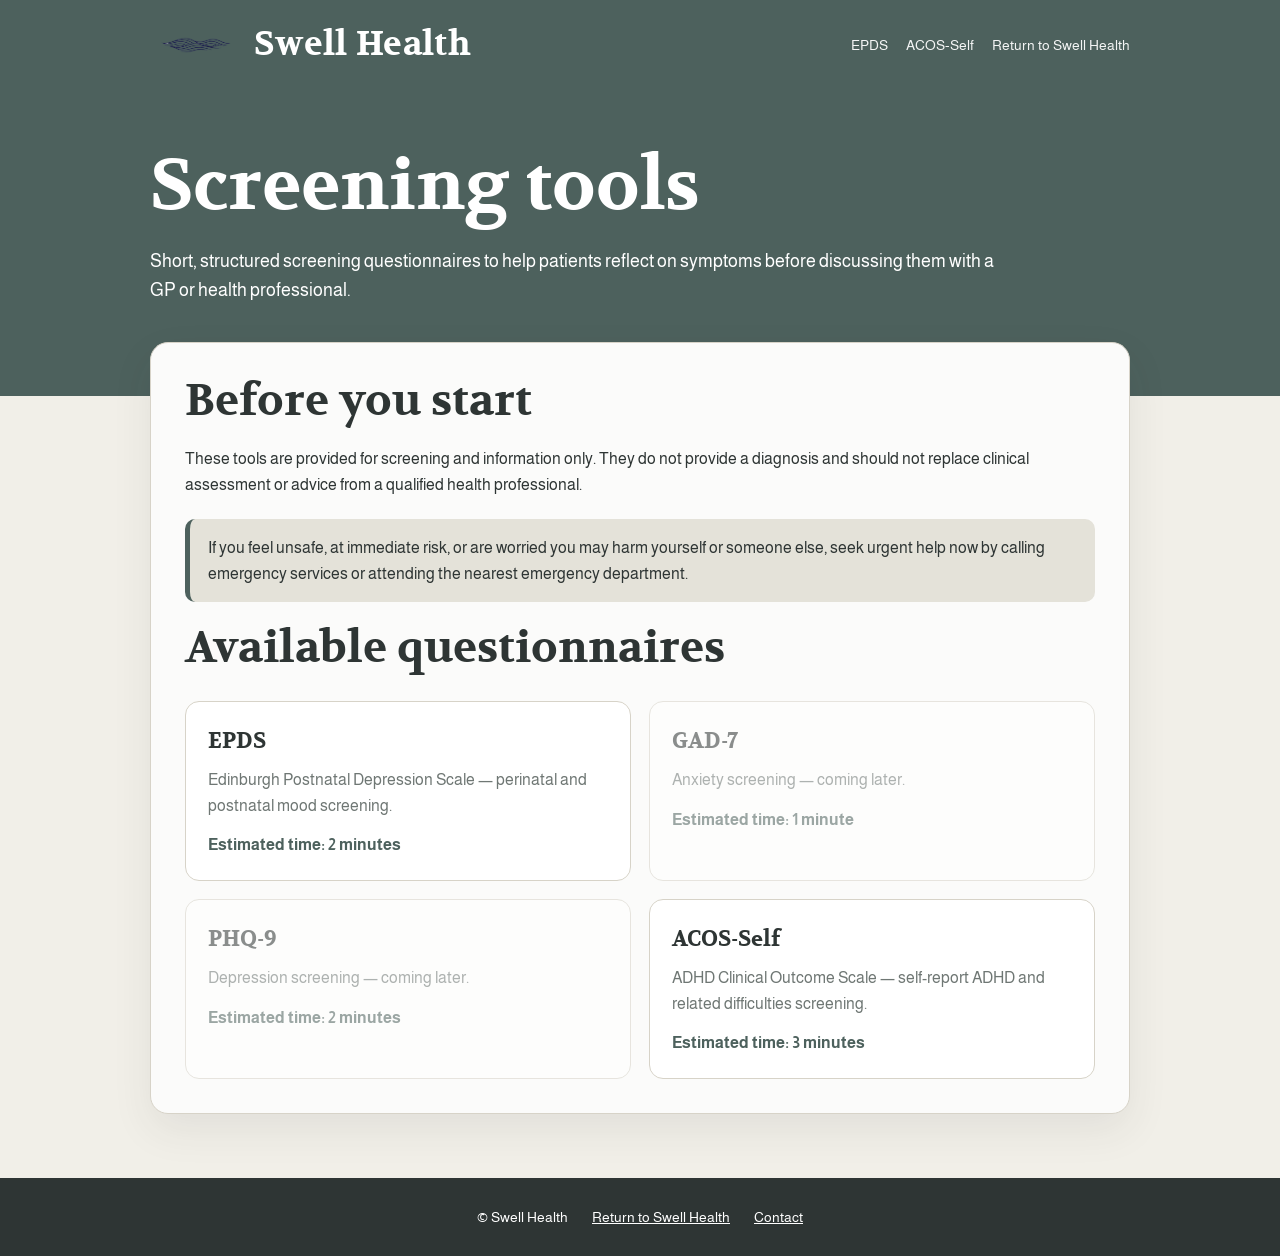
<file: index.html>
<!doctype html>
<html lang="en-AU">
<head>
  <meta charset="utf-8">
  <meta name="viewport" content="width=device-width, initial-scale=1">
  <title>Swell Health Screening Tools</title>
  <meta name="description" content="Mental health screening tools for Swell Health.">
  <link rel="stylesheet" href="style.css">
</head>
<body class="page-home">
  <header class="site-header">
    <div class="header-inner">
      <a class="brand" href="https://www.swellhealth.com.au" aria-label="Swell Health main website">
        <img class="brand-logo" src="logo.png" alt="Swell Health">
        <span class="brand-text">Swell Health</span>
      </a>
      <nav class="nav-links" aria-label="Primary">
        <a href="epds.html">EPDS</a>
        <a href="acos.html">ACOS-Self</a>
        <a href="https://www.swellhealth.com.au">Return to Swell Health</a>
      </nav>
    </div>
  </header>

  <section class="hero">
    <div class="hero-inner">
      <h1>Screening tools</h1>
      <p>Short, structured screening questionnaires to help patients reflect on symptoms before discussing them with a GP or health professional.</p>
    </div>
  </section>

  <main>
    <div class="container">
      <section class="card home-card">
        <h2>Before you start</h2>
        <p>These tools are provided for screening and information only. They do not provide a diagnosis and should not replace clinical assessment or advice from a qualified health professional.</p>
        <div class="notice">If you feel unsafe, at immediate risk, or are worried you may harm yourself or someone else, seek urgent help now by calling emergency services or attending the nearest emergency department.</div>

        <h2>Available questionnaires</h2>
        <div class="grid" aria-label="Questionnaire list">
          <a class="tool-card" href="epds.html">
            <strong>EPDS</strong>
            <span>Edinburgh Postnatal Depression Scale — perinatal and postnatal mood screening.</span>
            <em class="time-estimate">Estimated time: 2 minutes</em>
          </a>
          <a class="tool-card disabled" href="#" aria-disabled="true">
            <strong>GAD-7</strong>
            <span>Anxiety screening — coming later.</span>
            <em class="time-estimate">Estimated time: 1 minute</em>
          </a>
          <a class="tool-card disabled" href="#" aria-disabled="true">
            <strong>PHQ-9</strong>
            <span>Depression screening — coming later.</span>
            <em class="time-estimate">Estimated time: 2 minutes</em>
          </a>
          <a class="tool-card" href="acos.html">
            <strong>ACOS-Self</strong>
            <span>ADHD Clinical Outcome Scale — self-report ADHD and related difficulties screening.</span>
            <em class="time-estimate">Estimated time: 3 minutes</em>
          </a>
        </div>
      </section>
    </div>
  </main>

  <footer class="footer">
    <div class="footer-inner"><span>© Swell Health</span><a href="https://www.swellhealth.com.au">Return to Swell Health</a><a href="https://www.swellhealth.com.au/contact">Contact</a></div>
  </footer>
</body>
</html>
</file>
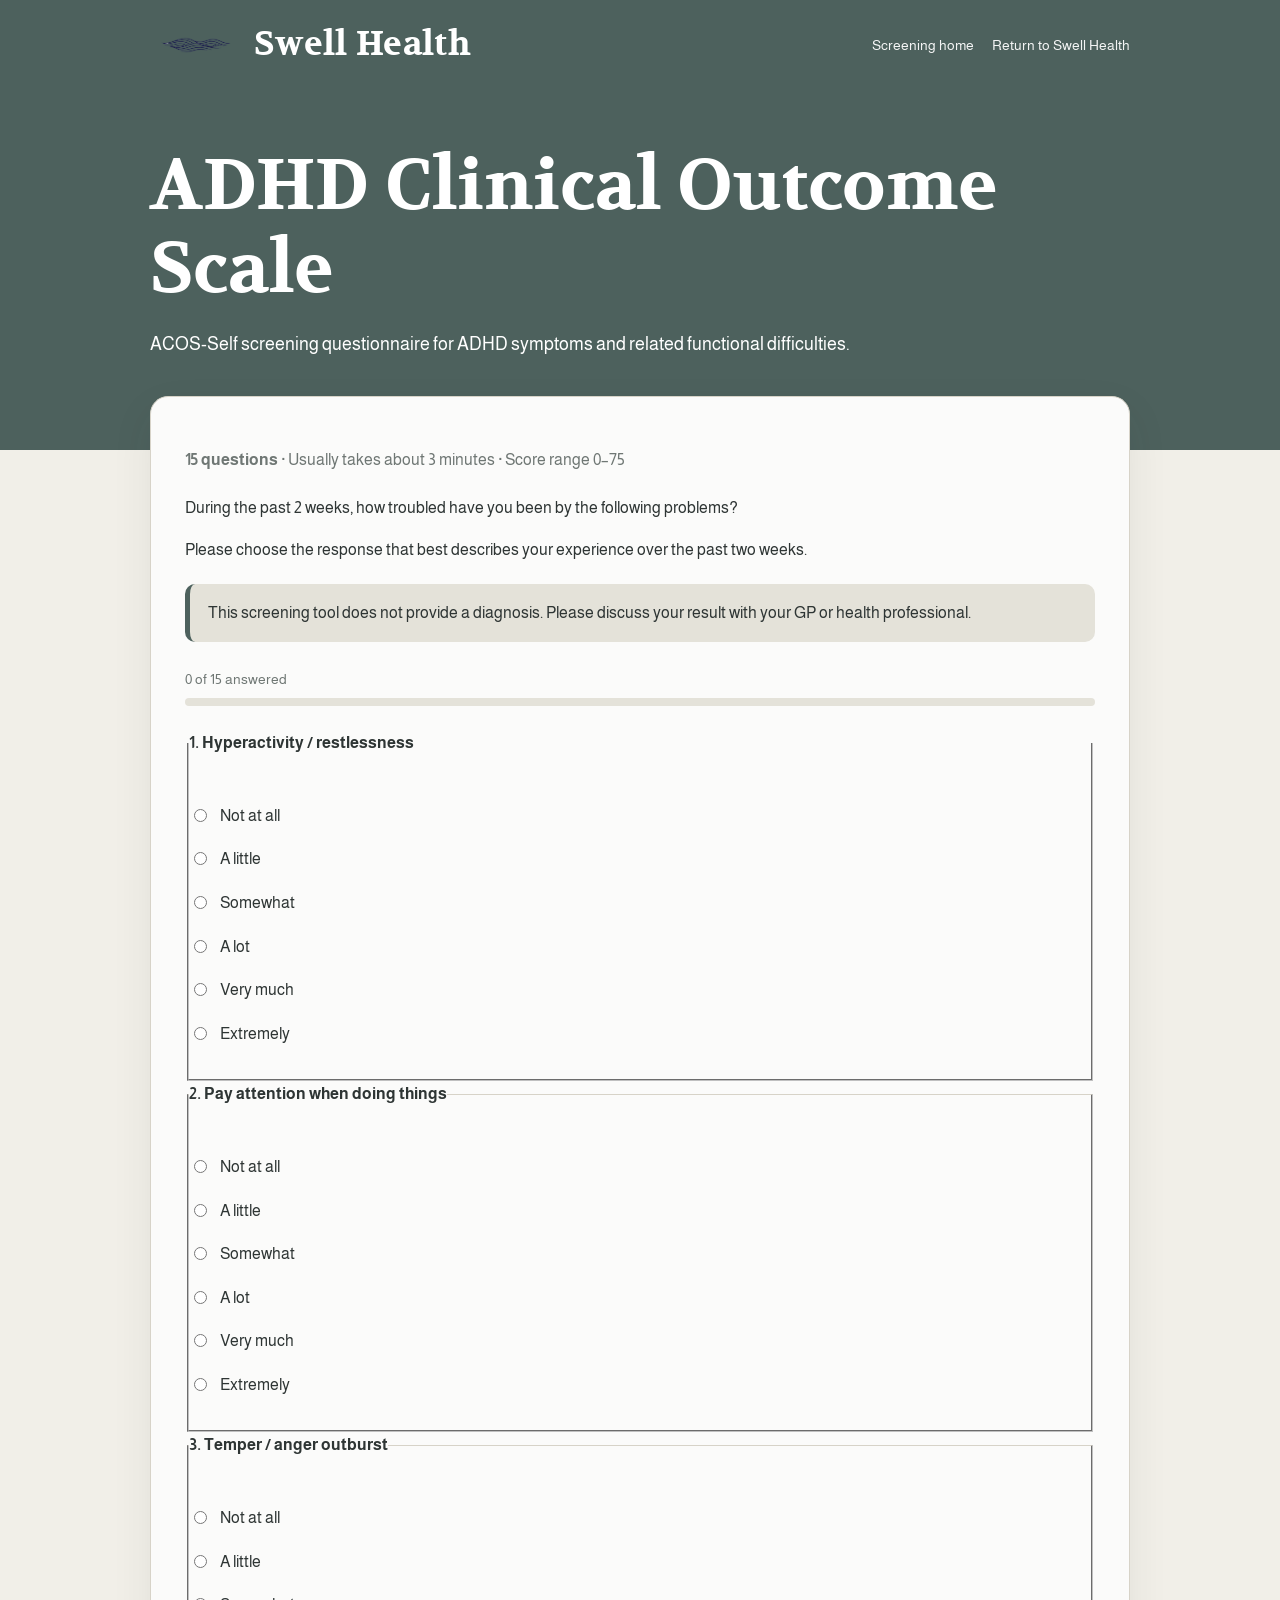
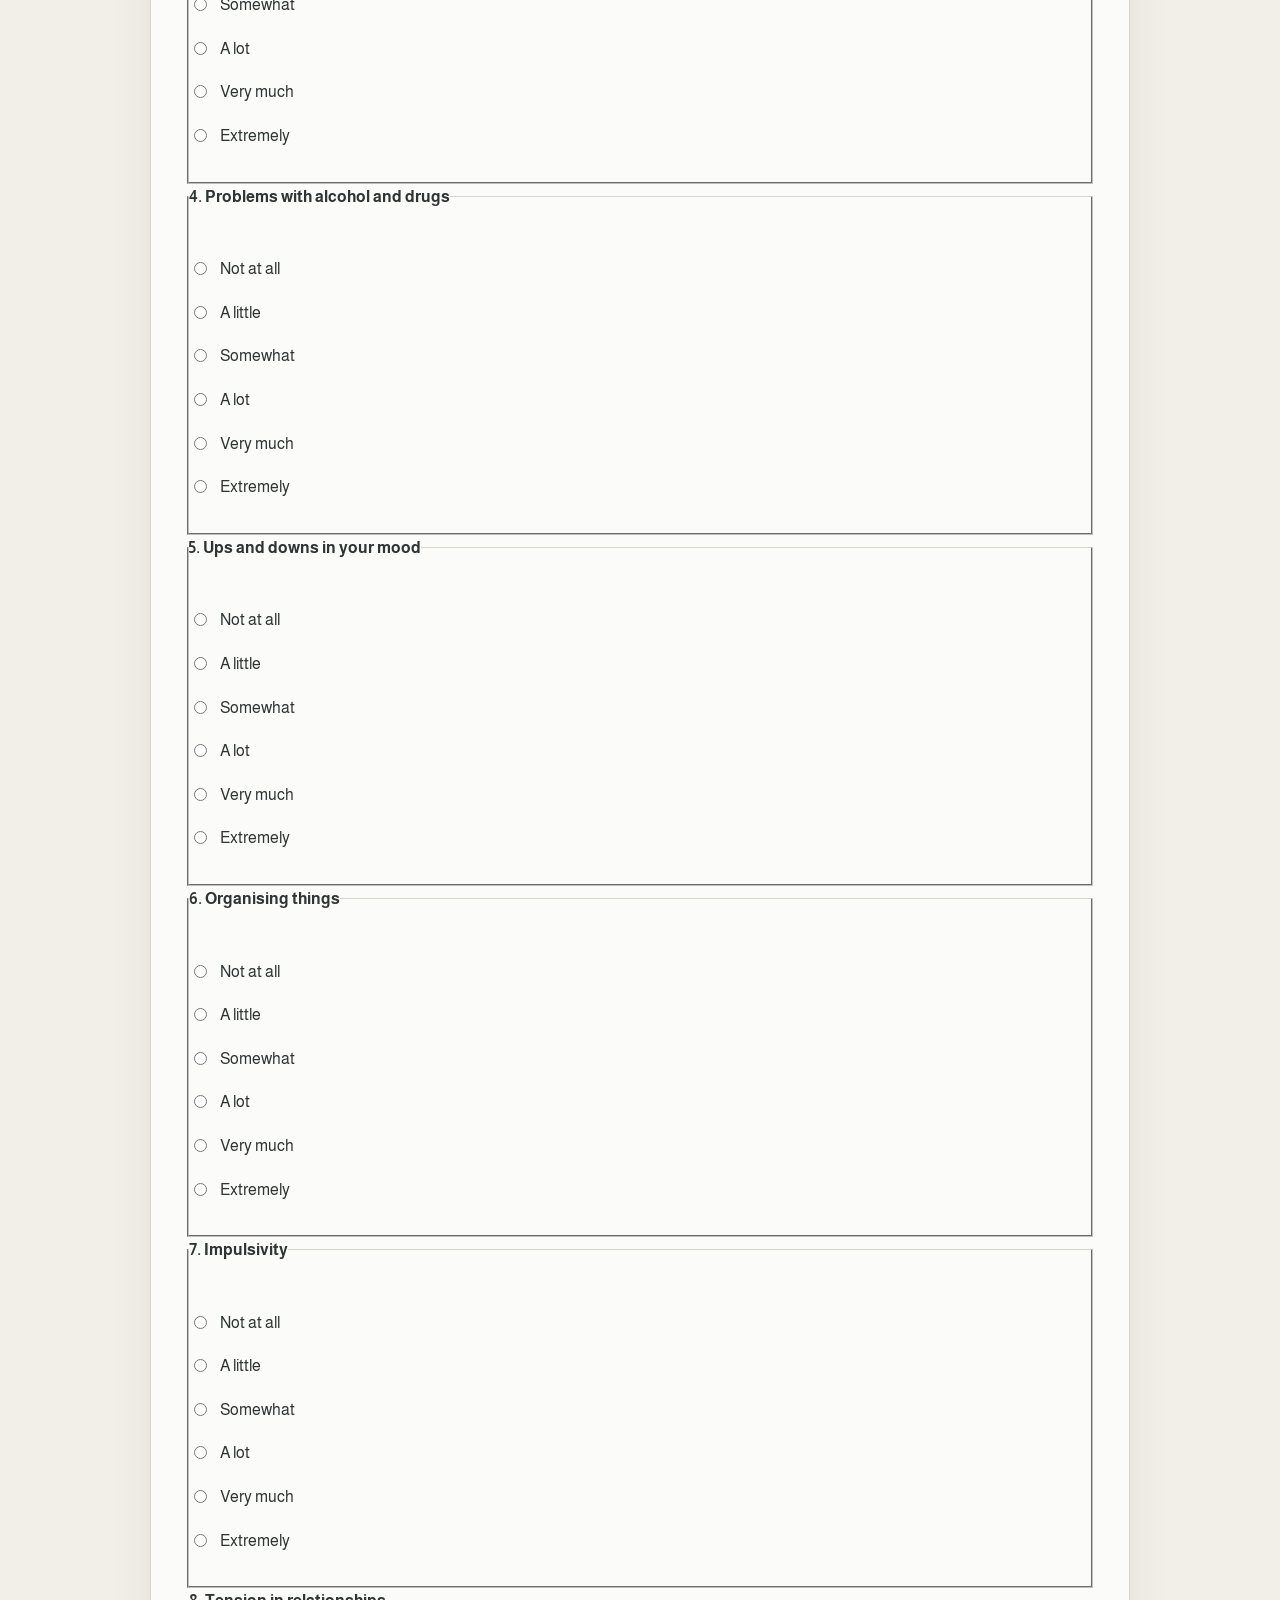
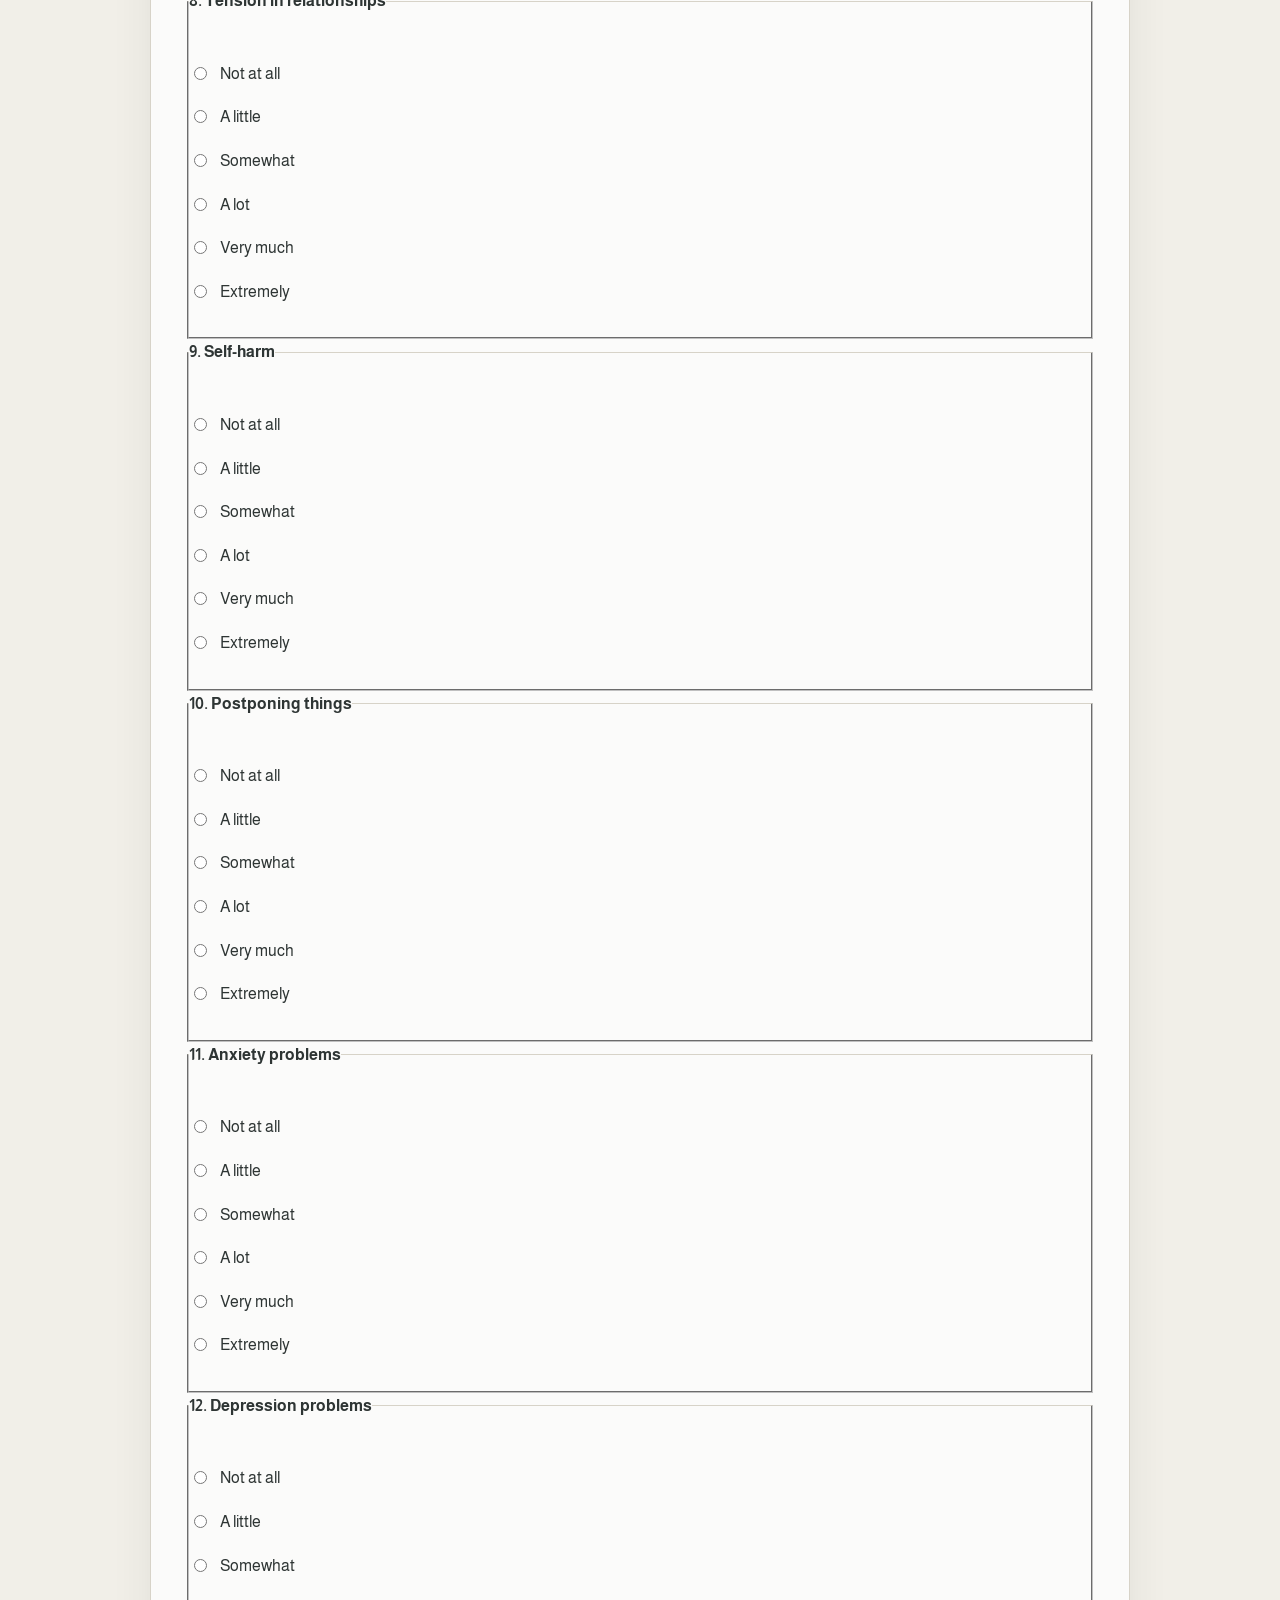
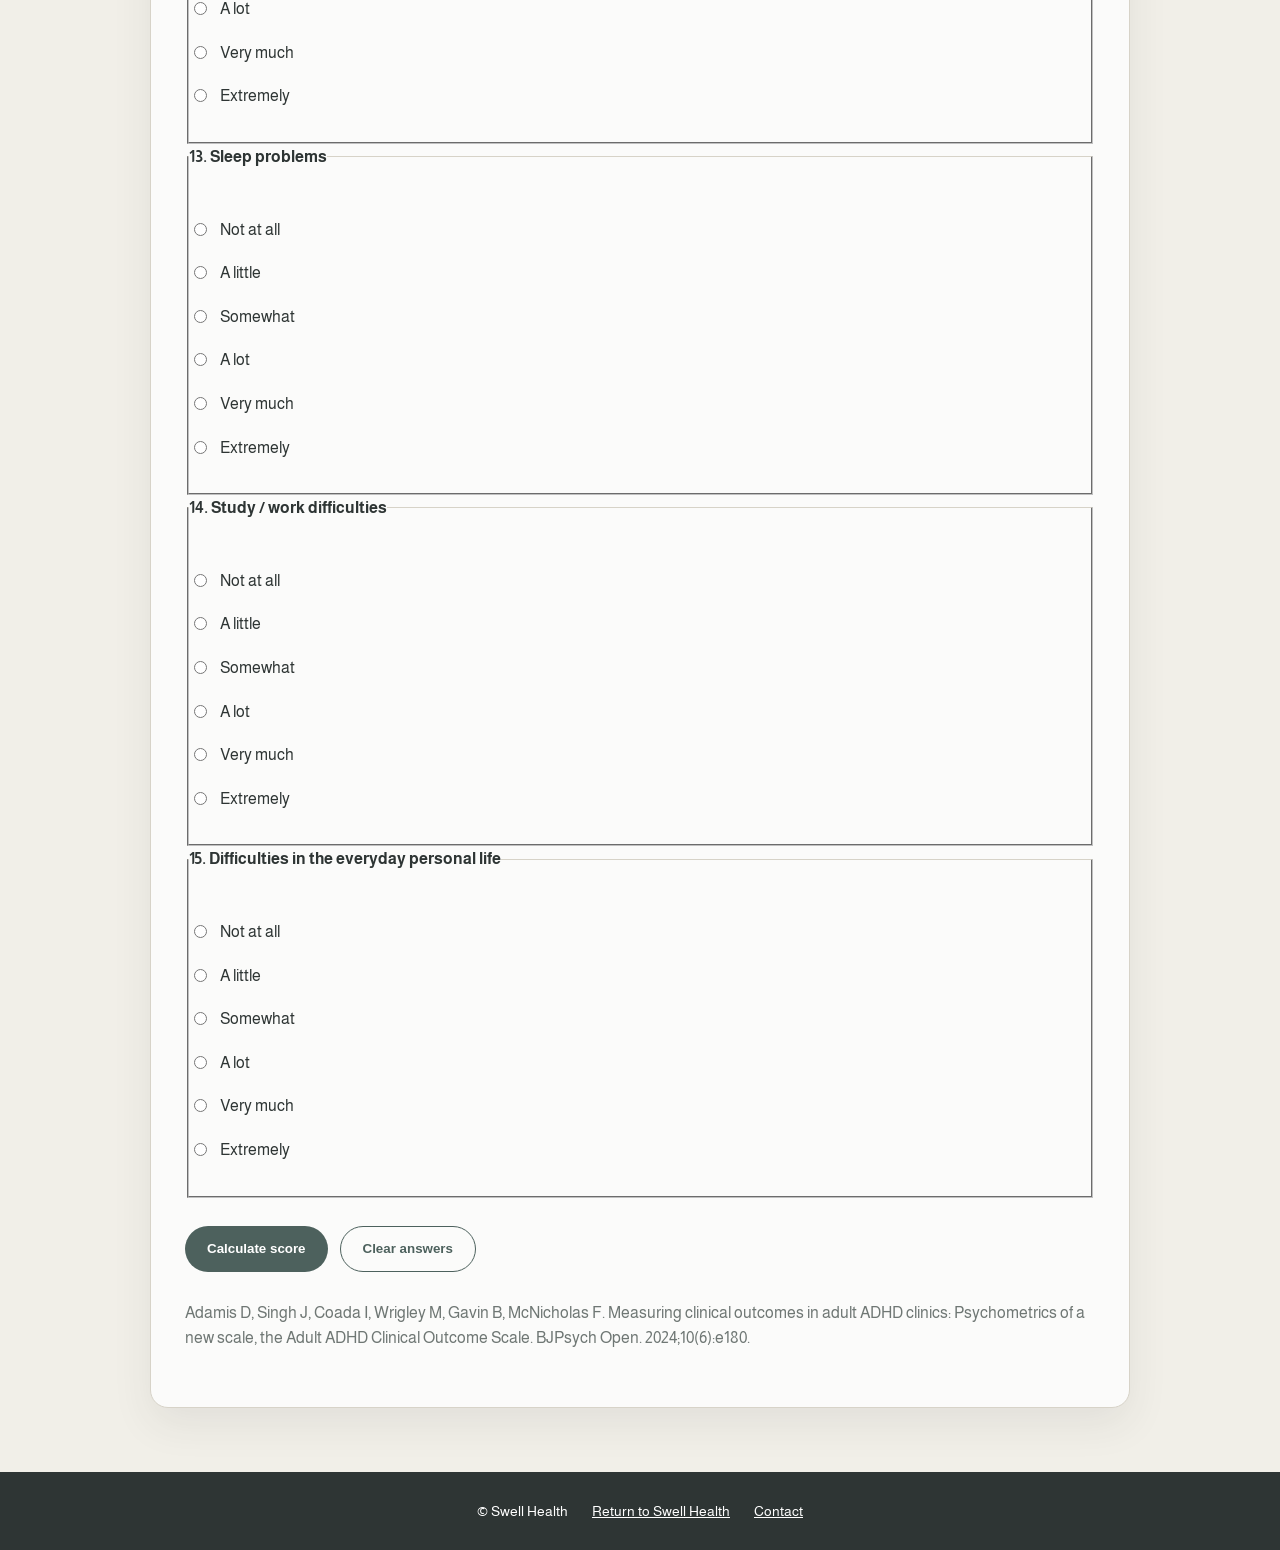
<file: acos.html>
<!doctype html>
<html lang="en-AU">
<head>
  <meta charset="utf-8">
  <meta name="viewport" content="width=device-width, initial-scale=1">
  <title>ACOS-Self | Swell Health Screening Tools</title>
  <meta name="description" content="ADHD Clinical Outcome Scale Self Report screening tool for Swell Health.">
  <link rel="stylesheet" href="style.css">
</head>
<body>
  <header class="site-header">
    <div class="header-inner">
      <a class="brand" href="https://www.swellhealth.com.au" aria-label="Swell Health main website">
        <img class="brand-logo" src="logo.png" alt="Swell Health">
        <span class="brand-text">Swell Health</span>
      </a>
      <nav class="nav-links" aria-label="Primary">
        <a href="index.html">Screening home</a>
        <a href="https://www.swellhealth.com.au">Return to Swell Health</a>
      </nav>
    </div>
  </header>
  <section class="hero"><div class="hero-inner"><h1>ADHD Clinical Outcome Scale</h1><p>ACOS-Self screening questionnaire for ADHD symptoms and related functional difficulties.</p></div></section>
  <main><div class="container questionnaire-shell" id="questionnaire-root"></div></main>
  <footer class="footer"><div class="footer-inner"><span>© Swell Health</span><a href="https://www.swellhealth.com.au">Return to Swell Health</a><a href="https://www.swellhealth.com.au/contact">Contact</a></div></footer>
  <script src="acos-data.js"></script>
  <script src="questionnaire-engine.js"></script>
</body>
</html>
</file>
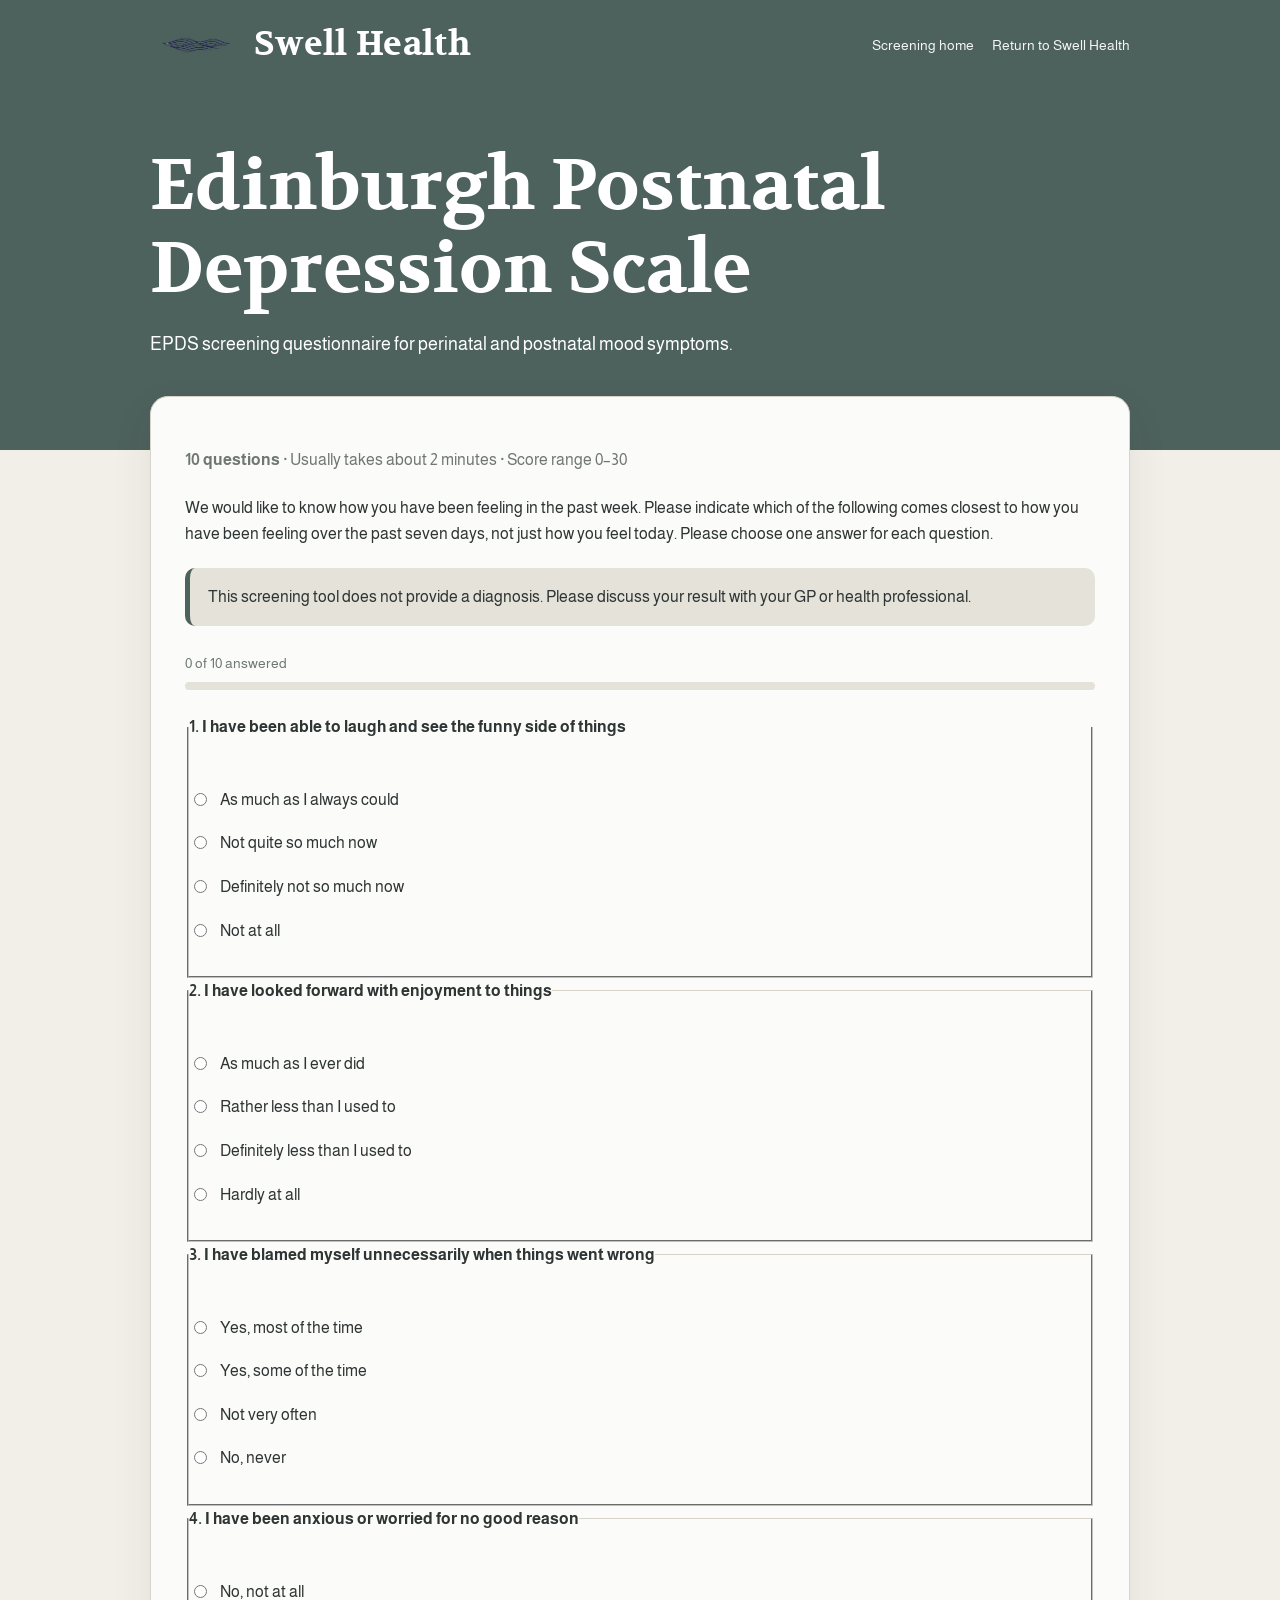
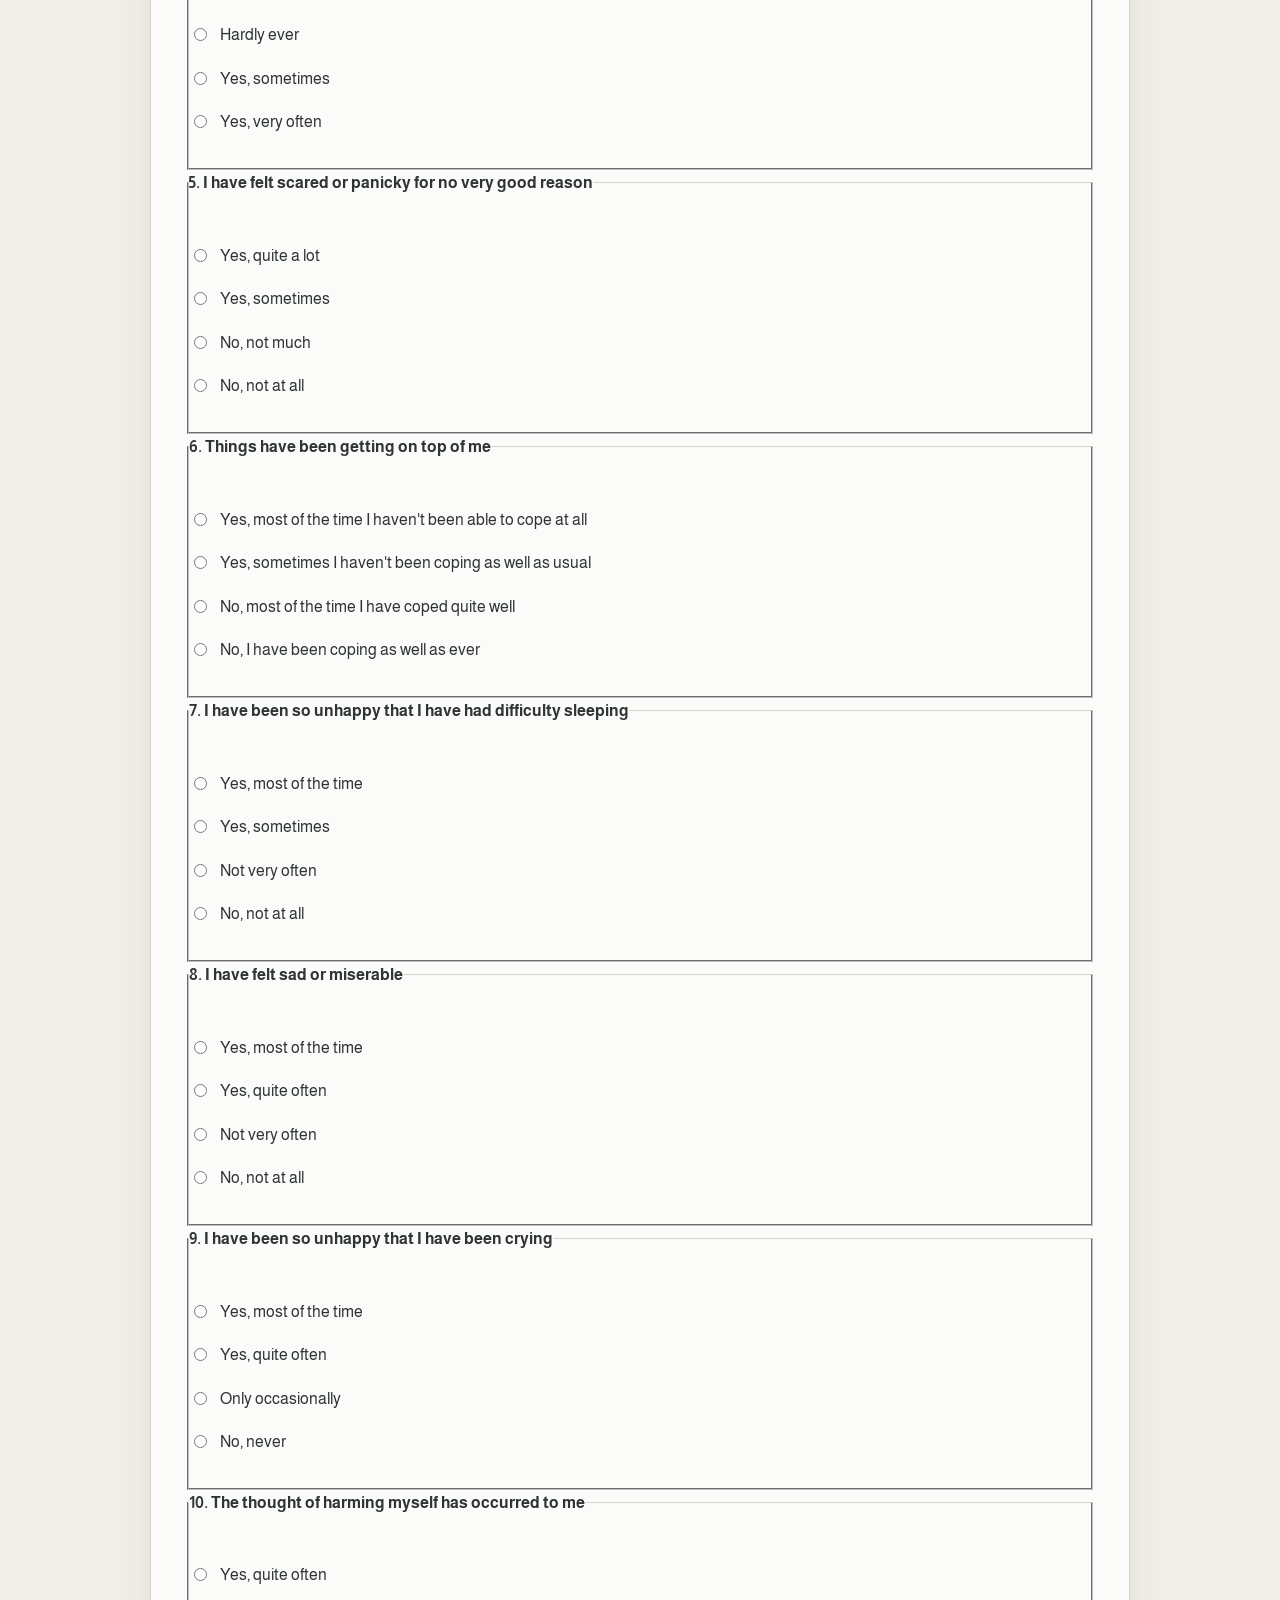
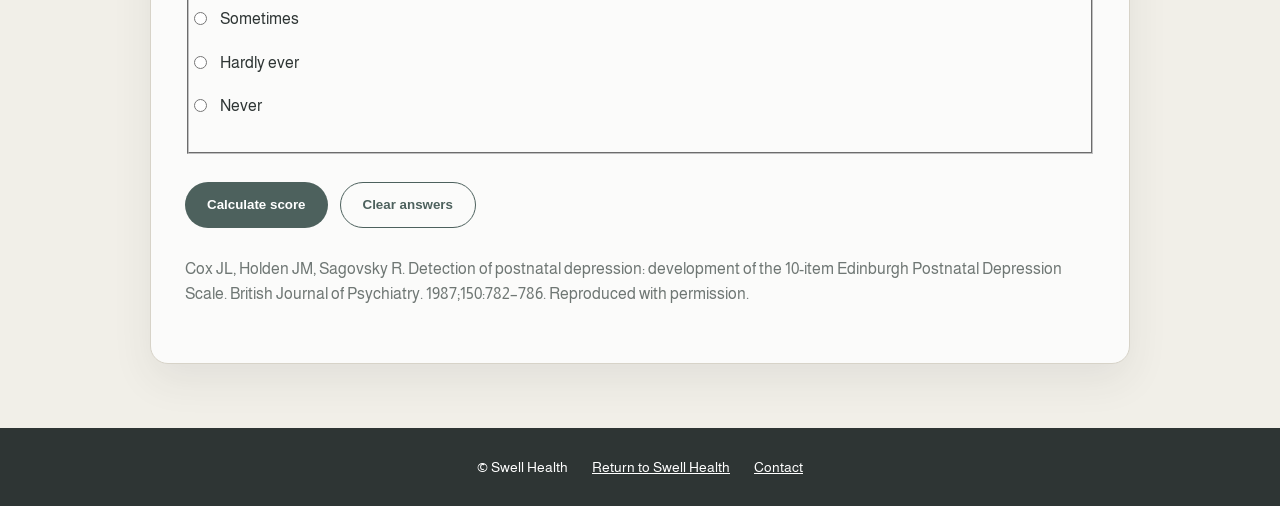
<file: epds.html>
<!doctype html>
<html lang="en-AU">
<head>
  <meta charset="utf-8">
  <meta name="viewport" content="width=device-width, initial-scale=1">
  <title>EPDS | Swell Health Screening Tools</title>
  <meta name="description" content="Edinburgh Postnatal Depression Scale screening tool for Swell Health.">
  <link rel="stylesheet" href="style.css">
</head>
<body>
  <header class="site-header">
    <div class="header-inner">
      <a class="brand" href="https://www.swellhealth.com.au" aria-label="Swell Health main website">
        <img class="brand-logo" src="logo.png" alt="Swell Health">
        <span class="brand-text">Swell Health</span>
      </a>
      <nav class="nav-links" aria-label="Primary">
        <a href="index.html">Screening home</a>
        <a href="https://www.swellhealth.com.au">Return to Swell Health</a>
      </nav>
    </div>
  </header>

  <section class="hero">
    <div class="hero-inner">
      <h1>Edinburgh Postnatal Depression Scale</h1>
      <p>EPDS screening questionnaire for perinatal and postnatal mood symptoms.</p>
    </div>
  </section>

  <main>
    <div class="container questionnaire-shell">
      <section class="card">
        <p class="questionnaire-meta"><strong>10 questions</strong> · Usually takes about 2 minutes · Score range 0–30</p>
        <p>We would like to know how you have been feeling in the past week. Please indicate which of the following comes closest to how you have been feeling over the past seven days, not just how you feel today. Please choose one answer for each question.</p>
        <div class="notice">
          This screening tool does not provide a diagnosis. Please discuss your result with your GP or health professional.
        </div>

        <form id="epds-form" novalidate>
          <div class="progress-wrap" aria-hidden="true">
            <div class="progress-text"><span id="progress-count">0</span> of 10 answered</div>
            <div class="progress-track"><div class="progress-bar" id="progress-bar"></div></div>
          </div>

          <fieldset class="question">
            <legend>1. I have been able to laugh and see the funny side of things</legend>
            <label class="option"><input type="radio" name="q1" value="0"> <span>As much as I always could</span></label>
            <label class="option"><input type="radio" name="q1" value="1"> <span>Not quite so much now</span></label>
            <label class="option"><input type="radio" name="q1" value="2"> <span>Definitely not so much now</span></label>
            <label class="option"><input type="radio" name="q1" value="3"> <span>Not at all</span></label>
          </fieldset>

          <fieldset class="question">
            <legend>2. I have looked forward with enjoyment to things</legend>
            <label class="option"><input type="radio" name="q2" value="0"> <span>As much as I ever did</span></label>
            <label class="option"><input type="radio" name="q2" value="1"> <span>Rather less than I used to</span></label>
            <label class="option"><input type="radio" name="q2" value="2"> <span>Definitely less than I used to</span></label>
            <label class="option"><input type="radio" name="q2" value="3"> <span>Hardly at all</span></label>
          </fieldset>

          <fieldset class="question">
            <legend>3. I have blamed myself unnecessarily when things went wrong</legend>
            <label class="option"><input type="radio" name="q3" value="3"> <span>Yes, most of the time</span></label>
            <label class="option"><input type="radio" name="q3" value="2"> <span>Yes, some of the time</span></label>
            <label class="option"><input type="radio" name="q3" value="1"> <span>Not very often</span></label>
            <label class="option"><input type="radio" name="q3" value="0"> <span>No, never</span></label>
          </fieldset>

          <fieldset class="question">
            <legend>4. I have been anxious or worried for no good reason</legend>
            <label class="option"><input type="radio" name="q4" value="0"> <span>No, not at all</span></label>
            <label class="option"><input type="radio" name="q4" value="1"> <span>Hardly ever</span></label>
            <label class="option"><input type="radio" name="q4" value="2"> <span>Yes, sometimes</span></label>
            <label class="option"><input type="radio" name="q4" value="3"> <span>Yes, very often</span></label>
          </fieldset>

          <fieldset class="question">
            <legend>5. I have felt scared or panicky for no very good reason</legend>
            <label class="option"><input type="radio" name="q5" value="3"> <span>Yes, quite a lot</span></label>
            <label class="option"><input type="radio" name="q5" value="2"> <span>Yes, sometimes</span></label>
            <label class="option"><input type="radio" name="q5" value="1"> <span>No, not much</span></label>
            <label class="option"><input type="radio" name="q5" value="0"> <span>No, not at all</span></label>
          </fieldset>

          <fieldset class="question">
            <legend>6. Things have been getting on top of me</legend>
            <label class="option"><input type="radio" name="q6" value="3"> <span>Yes, most of the time I haven't been able to cope at all</span></label>
            <label class="option"><input type="radio" name="q6" value="2"> <span>Yes, sometimes I haven't been coping as well as usual</span></label>
            <label class="option"><input type="radio" name="q6" value="1"> <span>No, most of the time I have coped quite well</span></label>
            <label class="option"><input type="radio" name="q6" value="0"> <span>No, I have been coping as well as ever</span></label>
          </fieldset>

          <fieldset class="question">
            <legend>7. I have been so unhappy that I have had difficulty sleeping</legend>
            <label class="option"><input type="radio" name="q7" value="3"> <span>Yes, most of the time</span></label>
            <label class="option"><input type="radio" name="q7" value="2"> <span>Yes, sometimes</span></label>
            <label class="option"><input type="radio" name="q7" value="1"> <span>Not very often</span></label>
            <label class="option"><input type="radio" name="q7" value="0"> <span>No, not at all</span></label>
          </fieldset>

          <fieldset class="question">
            <legend>8. I have felt sad or miserable</legend>
            <label class="option"><input type="radio" name="q8" value="3"> <span>Yes, most of the time</span></label>
            <label class="option"><input type="radio" name="q8" value="2"> <span>Yes, quite often</span></label>
            <label class="option"><input type="radio" name="q8" value="1"> <span>Not very often</span></label>
            <label class="option"><input type="radio" name="q8" value="0"> <span>No, not at all</span></label>
          </fieldset>

          <fieldset class="question">
            <legend>9. I have been so unhappy that I have been crying</legend>
            <label class="option"><input type="radio" name="q9" value="3"> <span>Yes, most of the time</span></label>
            <label class="option"><input type="radio" name="q9" value="2"> <span>Yes, quite often</span></label>
            <label class="option"><input type="radio" name="q9" value="1"> <span>Only occasionally</span></label>
            <label class="option"><input type="radio" name="q9" value="0"> <span>No, never</span></label>
          </fieldset>

          <fieldset class="question">
            <legend>10. The thought of harming myself has occurred to me</legend>
            <label class="option"><input type="radio" name="q10" value="3"> <span>Yes, quite often</span></label>
            <label class="option"><input type="radio" name="q10" value="2"> <span>Sometimes</span></label>
            <label class="option"><input type="radio" name="q10" value="1"> <span>Hardly ever</span></label>
            <label class="option"><input type="radio" name="q10" value="0"> <span>Never</span></label>
          </fieldset>

          <div class="actions">
            <button class="button" type="submit">Calculate score</button>
            <button class="button secondary" type="button" id="reset-button">Clear answers</button>
          </div>
          <p class="error" id="error-message">Please answer all 10 questions before calculating your score.</p>
        </form>

        <section class="result" id="result" aria-live="polite">
          <h2>Your EPDS score</h2>
          <div class="result-score"><span id="score-value">0</span> / 30</div>
          <p id="interpretation-text"></p>
          <div class="score-guidance" id="score-guidance"></div>
          <div class="safety-alert" id="safety-alert">
            <strong>Important safety note</strong>
            <span>You selected an answer other than “Never” for the self-harm question. Please discuss this with a GP or health professional as soon as possible. If you feel unsafe or at immediate risk, call emergency services or attend the nearest emergency department.</span>
          </div>
          <div class="actions">
            <a class="button coral" href="https://www.swellhealth.com.au">Return to Swell Health</a>
            <a class="button secondary" href="index.html">Screening home</a>
          </div>
        </section>

        <p class="questionnaire-meta" style="margin-top:28px;">Cox JL, Holden JM, Sagovsky R. Detection of postnatal depression: development of the 10-item Edinburgh Postnatal Depression Scale. British Journal of Psychiatry. 1987;150:782–786. Reproduced with permission.</p>
      </section>
    </div>
  </main>

  <footer class="footer">
    <div class="footer-inner">
      <span>© Swell Health</span>
      <a href="https://www.swellhealth.com.au">Return to Swell Health</a>
      <a href="https://www.swellhealth.com.au/contact">Contact</a>
    </div>
  </footer>

  <script>
    const form = document.getElementById('epds-form');
    const error = document.getElementById('error-message');
    const result = document.getElementById('result');
    const scoreValue = document.getElementById('score-value');
    const interpretationText = document.getElementById('interpretation-text');
    const safetyAlert = document.getElementById('safety-alert');
    const scoreGuidance = document.getElementById('score-guidance');
    const resetButton = document.getElementById('reset-button');
    const progressCount = document.getElementById('progress-count');
    const progressBar = document.getElementById('progress-bar');

    function answeredCount() {
      let count = 0;
      for (let i = 1; i <= 10; i++) {
        if (form.querySelector(`input[name="q${i}"]:checked`)) count++;
      }
      return count;
    }

    function updateProgress() {
      const count = answeredCount();
      progressCount.textContent = count;
      progressBar.style.width = `${(count / 10) * 100}%`;
    }

    function interpretation(score) {
      const contactLink = '<a href="https://www.swellhealth.com.au/contact">Dr Pozzi Langhi</a>';
      if (score <= 9) {
        return `Your score is in the lower range. This does not suggest a high level of postnatal depressive symptoms on this screening tool. However, if you feel unwell discuss with ${contactLink} or a health professional.`;
      }
      if (score <= 12) {
        return `Your score is in an elevated range. Symptoms may be present and it may be useful to monitor how you are feeling and discuss the result with ${contactLink} or a health professional.`;
      }
      if (score <= 14) {
        return `Your score is above the commonly used EPDS threshold for further assessment. Please discuss this result with ${contactLink} or a health professional.`;
      }
      return `Your score is in a higher range on this screening tool. Please discuss this result with ${contactLink} or a health professional.`;
    }

    function generalGuidance() {
      const contactLink = '<a href="https://www.swellhealth.com.au/contact">Dr Pozzi Langhi</a>';
      return `
        <p>Scores are between 0 and 30, with scores 13 and above indicating depressive illness, or a high risk of developing a depressive disorder.</p>
        <p>Scores of 13 indicate an 80% chance that the mother has depression. Scores 13 and above represent an increased risk of developing depression of between 5 and 17 times the general population compared to new mothers.</p>
        <p>The EPDS score should not override clinical judgment. A careful clinical assessment should be carried out to confirm the diagnosis. Please contact ${contactLink} or a health professional to discuss your results.</p>
      `;
    }

    form.addEventListener('change', updateProgress);

    form.addEventListener('submit', function(event) {
      event.preventDefault();
      error.style.display = 'none';
      result.style.display = 'none';

      let total = 0;
      for (let i = 1; i <= 10; i++) {
        const selected = form.querySelector(`input[name="q${i}"]:checked`);
        if (!selected) {
          error.style.display = 'block';
          return;
        }
        total += Number(selected.value);
      }

      const q10 = Number(form.querySelector('input[name="q10"]:checked').value);
      scoreValue.textContent = total;
      interpretationText.innerHTML = interpretation(total);
      scoreGuidance.innerHTML = generalGuidance();
      safetyAlert.style.display = q10 > 0 ? 'block' : 'none';
      result.style.display = 'block';
      result.scrollIntoView({ behavior: 'smooth', block: 'start' });
    });

    resetButton.addEventListener('click', function() {
      form.reset();
      error.style.display = 'none';
      result.style.display = 'none';
      updateProgress();
      window.scrollTo({ top: 0, behavior: 'smooth' });
    });

    updateProgress();
  </script>
</body>
</html>
</file>
<file: style.css>
@import url('https://fonts.googleapis.com/css2?family=Almarai:wght@300;400;700&family=Volkhov:wght@400;700&display=swap');

:root {
  --swell-white: #fbfbfa;
  --swell-light: #e4e2d9;
  --swell-sand: #f1efe8;
  --swell-coral: #cf987b;
  --swell-green: #4d615d;
  --swell-charcoal: #2e3534;
  --swell-muted: #6f7774;
  --swell-border: #d7d3c8;
  --swell-alert-bg: #fff4ef;
  --swell-alert-border: #cf987b;
  --max-width: 980px;
}

* { box-sizing: border-box; }

html { scroll-behavior: smooth; }

body {
  margin: 0;
  font-family: 'Almarai', Arial, sans-serif;
  color: var(--swell-charcoal);
  background: var(--swell-sand);
  font-size: 16px;
  line-height: 1.6;
}

body.page-home {
  background: linear-gradient(180deg, var(--swell-green) 0 360px, var(--swell-sand) 360px 100%);
}

.site-header {
  background: var(--swell-green);
  color: white;
  padding: 28px 24px;
}

.header-inner {
  max-width: var(--max-width);
  margin: 0 auto;
  display: flex;
  align-items: center;
  justify-content: space-between;
  gap: 24px;
}

.brand {
  text-decoration: none;
  color: white;
  display: inline-flex;
  align-items: center;
  gap: 12px;
  font-weight: 700;
  letter-spacing: .02em;
}

.brand-mark {
  width: 54px;
  height: 24px;
  display: inline-block;
  position: relative;
}
.brand-mark::before,
.brand-mark::after {
  content: '';
  position: absolute;
  left: 0;
  right: 0;
  height: 8px;
  border-top: 2px solid currentColor;
  border-radius: 50%;
  transform: skewX(-18deg);
}
.brand-mark::before { top: 3px; opacity: .8; }
.brand-mark::after { top: 11px; opacity: .55; }

.nav-links {
  display: flex;
  gap: 18px;
  align-items: center;
  font-size: 14px;
}
.nav-links a { color: white; text-decoration: none; opacity: .94; }
.nav-links a:hover { text-decoration: underline; }

.hero {
  color: white;
  padding: 56px 24px 92px;
  background: var(--swell-green);
}

.hero-inner {
  max-width: var(--max-width);
  margin: 0 auto;
}

h1, h2, h3 {
  font-family: 'Volkhov', Georgia, serif;
  line-height: 1.15;
  margin: 0 0 18px;
  color: inherit;
}

h1 { font-size: clamp(42px, 6vw, 72px); font-weight: 700; }
h2 { font-size: clamp(30px, 4vw, 44px); }
h3 { font-size: 24px; }

.hero p {
  max-width: 850px;
  font-size: 18px;
  margin: 0;
}

main { padding: 0 24px 64px; }
.container {
  max-width: var(--max-width);
  margin: 0 auto;
}

.card {
  background: var(--swell-white);
  border: 1px solid var(--swell-border);
  border-radius: 18px;
  padding: 34px;
  box-shadow: 0 16px 40px rgba(46, 53, 52, 0.08);
}

.home-card { margin-top: -54px; }

.grid {
  display: grid;
  grid-template-columns: repeat(2, minmax(0, 1fr));
  gap: 18px;
  margin-top: 26px;
}

.tool-card {
  display: block;
  text-decoration: none;
  color: var(--swell-charcoal);
  border: 1px solid var(--swell-border);
  border-radius: 14px;
  padding: 22px;
  background: white;
  transition: transform .15s ease, box-shadow .15s ease, border-color .15s ease;
}
.tool-card:hover {
  transform: translateY(-2px);
  box-shadow: 0 10px 24px rgba(46, 53, 52, 0.08);
  border-color: var(--swell-coral);
}
.tool-card strong {
  font-family: 'Volkhov', Georgia, serif;
  font-size: 22px;
  display: block;
  margin-bottom: 8px;
}
.tool-card span { color: var(--swell-muted); }
.tool-card.disabled { opacity: .55; pointer-events: none; }

.notice {
  background: var(--swell-light);
  border-left: 5px solid var(--swell-green);
  padding: 16px 18px;
  border-radius: 10px;
  margin: 22px 0;
}

.questionnaire-shell {
  margin-top: -54px;
}

.questionnaire-meta {
  color: var(--swell-muted);
  margin-bottom: 22px;
}

.progress-wrap {
  margin: 26px 0 24px;
}
.progress-text {
  font-size: 14px;
  color: var(--swell-muted);
  margin-bottom: 8px;
}
.progress-track {
  height: 8px;
  background: var(--swell-light);
  border-radius: 99px;
  overflow: hidden;
}
.progress-bar {
  width: 0;
  height: 100%;
  background: var(--swell-coral);
  transition: width .2s ease;
}

.question {
  border-top: 1px solid var(--swell-border);
  padding: 24px 0;
}
.question:first-of-type { border-top: 0; }
.question legend {
  font-weight: 700;
  margin-bottom: 14px;
  padding: 0;
}
.option {
  display: flex;
  align-items: flex-start;
  gap: 10px;
  padding: 9px 0;
  cursor: pointer;
}
.option input { margin-top: 6px; accent-color: var(--swell-green); }

.actions {
  display: flex;
  gap: 12px;
  flex-wrap: wrap;
  margin-top: 28px;
}

.button {
  appearance: none;
  border: 0;
  border-radius: 999px;
  background: var(--swell-green);
  color: white;
  padding: 13px 22px;
  font-weight: 700;
  text-decoration: none;
  cursor: pointer;
  display: inline-flex;
  align-items: center;
  justify-content: center;
  min-height: 46px;
}
.button.secondary {
  background: transparent;
  color: var(--swell-green);
  border: 1px solid var(--swell-green);
}
.button.coral { background: var(--swell-coral); }
.button:hover { filter: brightness(.97); }

.error {
  display: none;
  margin-top: 18px;
  color: #8a3c2b;
  font-weight: 700;
}

.result {
  display: none;
  margin-top: 30px;
  padding: 26px;
  border-radius: 16px;
  background: var(--swell-light);
  border: 1px solid var(--swell-border);
}
.result-score {
  font-family: 'Volkhov', Georgia, serif;
  font-size: 42px;
  line-height: 1;
  margin: 4px 0 12px;
}
.result h2 { margin-bottom: 8px; }

.safety-alert {
  display: none;
  margin-top: 18px;
  padding: 18px;
  border-radius: 12px;
  background: var(--swell-alert-bg);
  border: 1px solid var(--swell-alert-border);
}
.safety-alert strong { display: block; margin-bottom: 6px; }

.footer {
  background: var(--swell-charcoal);
  color: white;
  padding: 28px 24px;
  font-size: 14px;
}
.footer-inner {
  max-width: var(--max-width);
  margin: 0 auto;
  display: flex;
  justify-content: center;
  gap: 24px;
  flex-wrap: wrap;
}
.footer a { color: white; }

@media (max-width: 740px) {
  .header-inner { align-items: flex-start; flex-direction: column; }
  .nav-links { flex-wrap: wrap; }
  .grid { grid-template-columns: 1fr; }
  .card { padding: 24px; }
  .hero { padding-top: 34px; }
  main { padding-left: 16px; padding-right: 16px; }
}

.brand-logo {
  width: 92px;
  max-height: 58px;
  height: auto;
  display: block;
  object-fit: contain;
}
.brand-text {
  font-family: 'Volkhov', Georgia, serif;
  font-size: clamp(24px, 3vw, 34px);
  font-weight: 700;
  line-height: 1;
  color: white;
  white-space: nowrap;
}
.result a,
.score-guidance a {
  color: var(--swell-green);
  font-weight: 700;
}
.score-guidance {
  margin-top: 18px;
  padding-top: 14px;
  border-top: 1px solid var(--swell-border);
  color: var(--swell-charcoal);
}

.time-estimate {
  display: block;
  margin-top: 14px;
  color: var(--swell-green);
  font-style: normal;
  font-weight: 700;
}
</file>
